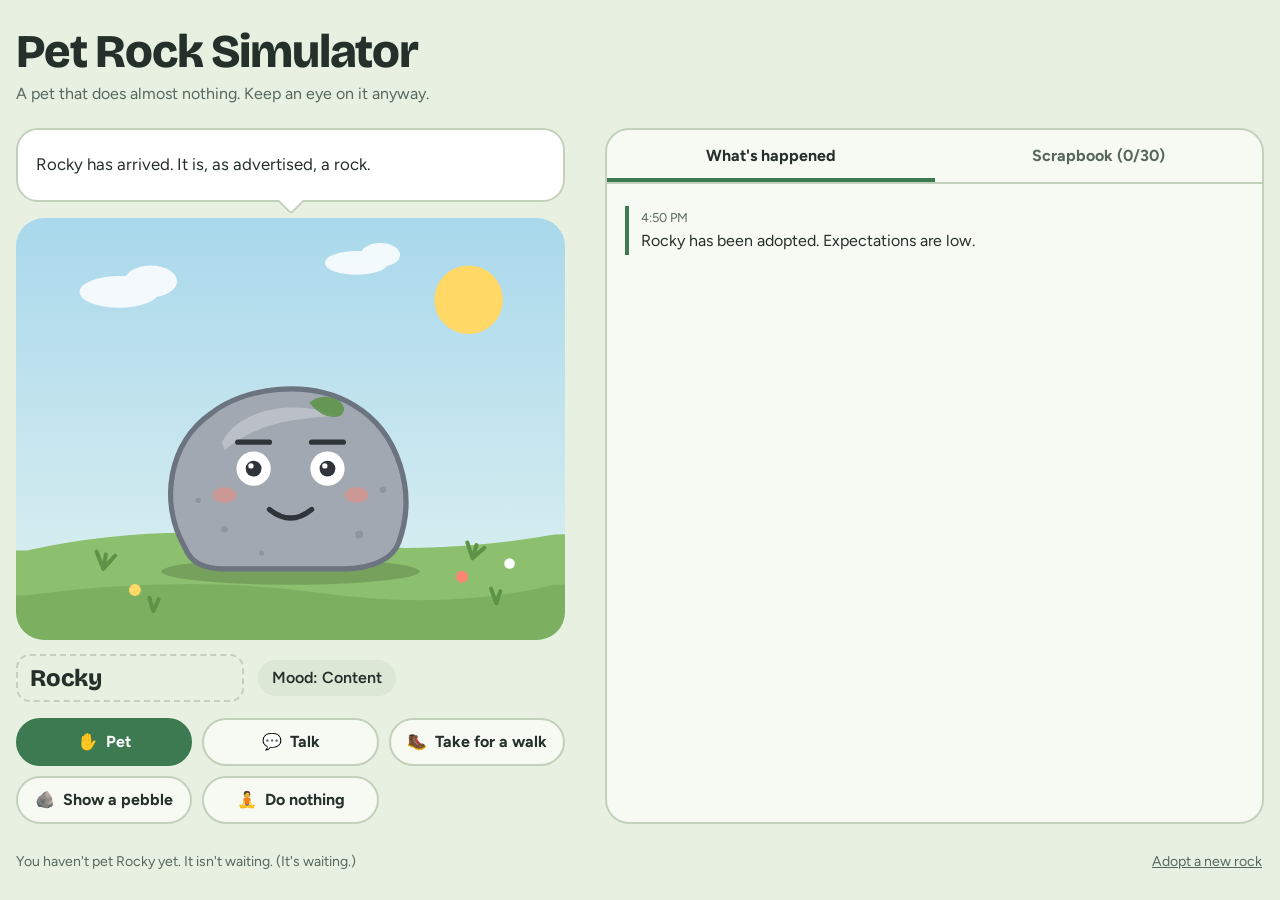
<file: index.html>
<!doctype html>
<html lang="en">
<head>
<meta charset="utf-8">
<meta name="viewport" content="width=device-width, initial-scale=1, viewport-fit=cover">
<title>Pet Rock Simulator</title>
<meta name="description" content="A pet that does almost nothing. Keep an eye on it anyway.">
<meta name="theme-color" content="#E8F0E2" media="(prefers-color-scheme: light)">
<meta name="theme-color" content="#141B17" media="(prefers-color-scheme: dark)">
<link rel="icon" href="favicon.svg" type="image/svg+xml">
<link rel="preconnect" href="https://fonts.googleapis.com">
<link rel="preconnect" href="https://fonts.gstatic.com" crossorigin>
<link href="https://fonts.googleapis.com/css2?family=Bricolage+Grotesque:opsz,wght@12..96,600;12..96,800&family=Figtree:wght@400;600;700&display=swap" rel="stylesheet">
<link rel="stylesheet" href="style.css">
</head>
<body>
<main class="app">
  <header class="head">
    <h1>Pet Rock Simulator</h1>
    <p>A pet that does almost nothing. Keep an eye on it anyway.</p>
  </header>

  <div class="left">
    <div class="bubble" id="bubble" aria-live="polite"></div>

    <div class="scene" id="scene">
      <svg id="rockSvg" viewBox="0 0 400 320" preserveAspectRatio="xMidYMax meet" role="img" aria-label="A grey pet rock with a face, sitting in the grass">
        <defs>
          <clipPath id="clipL"><circle cx="172" cy="190" r="13"/></clipPath>
          <clipPath id="clipR"><circle cx="228" cy="190" r="13"/></clipPath>
        </defs>
        <circle class="sun" id="sun" cx="335" cy="62" r="26"/>
        <g class="cloud">
          <ellipse cx="70" cy="56" rx="30" ry="12"/>
          <ellipse cx="94" cy="48" rx="20" ry="12"/>
          <ellipse cx="250" cy="34" rx="24" ry="9"/>
          <ellipse cx="268" cy="28" rx="15" ry="9"/>
        </g>
        <path class="hill" d="M-800 246 Q-400 258 0 252 Q100 230 200 244 T400 240 Q800 232 1200 248 L1200 900 L-800 900 Z"/>
        <path class="hill2" d="M-800 282 Q-400 292 0 286 Q120 270 220 284 T400 278 Q800 270 1200 286 L1200 900 L-800 900 Z"/>
        <path class="tuft" d="M58 266 l-5 -13 M58 266 l2 -11 M58 266 l9 -10 M338 258 l-4 -12 M338 258 l3 -10 M338 258 l9 -8 M356 292 l-4 -11 M356 292 l3 -9 M96 298 l-3 -10 M96 298 l4 -9"/>
        <circle cx="330" cy="272" r="4.5" fill="var(--coral)"/>
        <circle cx="82" cy="282" r="4.5" fill="var(--sun)"/>
        <circle cx="366" cy="262" r="4" fill="#fff"/>
        <ellipse class="shadow" cx="200" cy="268" rx="98" ry="10"/>
        <g id="rockBody">
          <path class="rock" d="M120 250 C100 215 108 170 140 148 C165 128 215 122 248 142 C282 162 296 208 282 246 C278 258 262 266 240 266 L150 266 C132 266 124 260 120 250 Z"/>
          <path class="facet" d="M148 170 C160 146 200 136 236 150 C206 152 176 154 150 176 Z"/>
          <circle class="speck" cx="150" cy="236" r="2.5"/>
          <circle class="speck" cx="252" cy="240" r="3"/>
          <circle class="speck" cx="130" cy="214" r="2"/>
          <circle class="speck" cx="270" cy="206" r="2.5"/>
          <circle class="speck" cx="178" cy="254" r="2"/>
          <path class="moss" d="M214 140 q10 -8 22 -2 q8 6 2 12 q-12 4 -24 -10 z"/>
          <g id="face">
            <ellipse class="cheek" id="cheekL" cx="150" cy="210" rx="9" ry="6"/>
            <ellipse class="cheek" id="cheekR" cx="250" cy="210" rx="9" ry="6"/>
            <circle cx="172" cy="190" r="13" fill="#fff"/>
            <circle cx="228" cy="190" r="13" fill="#fff"/>
            <g id="pupils">
              <circle cx="172" cy="190" r="6" fill="var(--face)"/>
              <circle cx="228" cy="190" r="6" fill="var(--face)"/>
              <circle cx="170" cy="188" r="2" fill="#fff"/>
              <circle cx="226" cy="188" r="2" fill="#fff"/>
            </g>
            <g clip-path="url(#clipL)"><rect class="lid" id="lidL" x="158" y="176" width="28" height="28"/></g>
            <g clip-path="url(#clipR)"><rect class="lid" id="lidR" x="214" y="176" width="28" height="28"/></g>
            <line id="browL" x1="160" y1="170" x2="184" y2="170" stroke="var(--face)" stroke-width="4" stroke-linecap="round"/>
            <line id="browR" x1="216" y1="170" x2="240" y2="170" stroke="var(--face)" stroke-width="4" stroke-linecap="round"/>
            <path id="mouth" d="M184 221 Q200 234 216 221" fill="none" stroke="var(--face)" stroke-width="4" stroke-linecap="round" stroke-linejoin="round"/>
          </g>
        </g>
      </svg>
      <div class="fx-layer" id="fx" aria-hidden="true"></div>
      <div class="toast" id="toast" role="status"></div>
    </div>

    <div class="placard">
      <input class="name" id="nameInput" maxlength="16" aria-label="Your rock's name (click to rename)" spellcheck="false" autocomplete="off">
      <span class="mood" id="moodChip"></span>
    </div>

    <section class="away" id="away" hidden aria-labelledby="awayTitle">
      <h2 id="awayTitle"></h2>
      <ul id="awayList"></ul>
      <button class="btn small" id="awayClose" type="button">Okay</button>
    </section>

    <div class="actions" role="group" aria-label="Things you can do">
      <button class="btn primary" type="button" data-action="pet"><span aria-hidden="true">✋</span>Pet</button>
      <button class="btn" type="button" data-action="talk"><span aria-hidden="true">💬</span>Talk</button>
      <button class="btn" type="button" data-action="walk"><span aria-hidden="true">🥾</span>Take for a walk</button>
      <button class="btn" type="button" data-action="pebble"><span aria-hidden="true">🪨</span>Show a pebble</button>
      <button class="btn" type="button" data-action="nothing"><span aria-hidden="true">🧘</span>Do nothing</button>
    </div>
  </div>

  <section class="book" aria-label="Rock history">
    <div class="tabs" role="tablist">
      <button class="tab" role="tab" id="tabLog" aria-selected="true" aria-controls="panelLog" type="button">What's happened</button>
      <button class="tab" role="tab" id="tabBook" aria-selected="false" aria-controls="panelBook" tabindex="-1" type="button">Scrapbook</button>
    </div>
    <div class="panel" id="panelLog" role="tabpanel" aria-labelledby="tabLog">
      <ol class="log" id="log"></ol>
    </div>
    <div class="panel" id="panelBook" role="tabpanel" aria-labelledby="tabBook" hidden>
      <p class="book-count" id="bookCount"></p>
      <div class="grid" id="bookGrid"></div>
    </div>
  </section>

  <footer class="foot">
    <p id="stats"></p>
    <button class="linkish" id="resetBtn" type="button">Adopt a new rock</button>
  </footer>
</main>

<script>
(() => {
  'use strict';

  const STORE_KEY = 'petrock:v1';
  const $ = (s) => document.querySelector(s);
  const rand = (a, b) => a + Math.random() * (b - a);
  const pick = (arr) => arr[Math.floor(Math.random() * arr.length)];
  const clamp = (v, a, b) => Math.max(a, Math.min(b, v));
  const prefersReduced = () => window.matchMedia('(prefers-reduced-motion: reduce)').matches;

  /* ---------- Moods: label + face ---------- */
  // bl / br = [vertical shift, rotation] for each brow. look = pupil offset.
  const MOODS = {
    content:     { label: 'Content',                mouth: 'M184 221 Q200 234 216 221',                         lid: 0,   bl: [0, 0],    br: [0, 0],    cheek: .45, look: [0, 0] },
    smug:        { label: 'Smug',                   mouth: 'M180 223 Q204 235 227 212',                         lid: .45, bl: [-5, -4],  br: [2, -8],   cheek: 0,   look: [0, 0] },
    existential: { label: 'Existential',            mouth: 'M184 227 L216 227',                                 lid: .2,  bl: [0, -12],  br: [0, 12],   cheek: 0,   look: [0, -4] },
    gravity:     { label: 'Thinking about gravity', mouth: 'M193 227 Q200 218 207 227 Q200 237 193 227 Z', fill: true, lid: 0, bl: [-3, -4], br: [-3, 4], cheek: 0, look: [0, 5] },
    inadequate:  { label: 'Inadequate',             mouth: 'M182 229 Q191 221 200 227 Q209 221 218 229',        lid: .15, bl: [2, -16],  br: [2, 16],   cheek: 0,   look: [-2, 4] },
    suspicious:  { label: 'Suspicious',             mouth: 'M184 225 L216 222',                                 lid: .5,  bl: [3, 14],   br: [3, -14],  cheek: 0,   look: [6, 0] },
    sleepy:      { label: 'Sleepy',                 mouth: 'M190 225 Q200 229 210 225',                         lid: 1,   bl: [3, 0],    br: [3, 0],    cheek: .25, look: [0, 0] },
    proud:       { label: 'Proud',                  mouth: 'M178 217 Q200 240 222 217',                         lid: 0,   bl: [-5, -4],  br: [-5, 4],   cheek: .8,  look: [0, -2] },
    tolerating:  { label: 'Tolerating this',        mouth: 'M184 227 Q192 222 200 227 T216 227',                lid: .35, bl: [2, 4],    br: [2, -4],   cheek: 0,   look: [0, 0] },
    delighted:   { label: 'Delighted',              mouth: 'M176 214 Q200 248 224 214 Z', fill: true,          lid: 0,   bl: [-6, -5],  br: [-6, 5],   cheek: 1,   look: [0, -2] }
  };

  /* ---------- Moments (the scrapbook) ---------- */
  const EVENTS = [
    // Common
    { id: 'leaf',     tier: 'common',   title: 'Leaf',              mood: 'smug',        fx: 'leaf',      text: `A leaf blew past. {name} pretends not to care.` },
    { id: 'pigeon',   tier: 'common',   title: 'Pigeon',            mood: 'content',     fx: 'bird',      text: `A pigeon landed on {name} for four seconds. Neither of them spoke of it.` },
    { id: 'cloud',    tier: 'common',   title: 'Cloud lookalike',   mood: 'proud',       fx: 'cloud',     text: `A cloud looked a bit like a rock. {name} found this flattering.` },
    { id: 'ant',      tier: 'common',   title: 'Ant hike',          mood: 'content',     fx: 'ant',       text: `An ant walked all the way over {name}. {name} considers it a successful hike for the ant.` },
    { id: 'sun',      tier: 'common',   title: 'Sunshine',          mood: 'content',     fx: 'glow',      text: `The sun came out. {name} feels warm and also slightly seen.` },
    { id: 'breeze',   tier: 'common',   title: 'Breeze',            mood: 'smug',                         text: `A breeze happened. {name} did not move, exactly as planned.` },
    { id: 'dew',      tier: 'common',   title: 'Dew',               mood: 'content',                      text: `Morning dew. {name} is damp and refuses to comment.` },
    { id: 'shadow',   tier: 'common',   title: 'Mystery shadow',    mood: 'suspicious',  fx: 'bird',      text: `A shadow crossed {name}. It was probably just a bird. Probably.` },
    { id: 'stare',    tier: 'common',   title: 'Staring contest',   mood: 'existential',                  text: `{name} stared at nothing for a while. Nothing stared back.` },
    { id: 'far',      tier: 'common',   title: 'Distant pebble',    mood: 'inadequate',                   text: `A pebble rolled by in the distance. {name} compared itself to it.` },
    { id: 'hum',      tier: 'common',   title: 'Humming',           mood: 'content',                      text: `{name} is humming. You can't hear it. Nobody can. It's very committed.` },
    { id: 'gravity',  tier: 'common',   title: 'Gravity thoughts',  mood: 'gravity',                      text: `{name} thought about gravity. Gravity thought about {name}.` },
    { id: 'snail',    tier: 'common',   title: 'Speedy snail',      mood: 'suspicious',  fx: 'snail',     text: `A snail passed by at a pace {name} considers aggressive.` },
    { id: 'sneeze',   tier: 'common',   title: 'Almost sneezed',    mood: 'content',                      text: `{name} almost sneezed. It's a rock. It did not.` },
    // Uncommon
    { id: 'rain',     tier: 'uncommon', title: 'Rain shower',       mood: 'proud',       fx: 'rain',      text: `It rained. {name} is the cleanest it has ever been and would like that noted.` },
    { id: 'child',    tier: 'uncommon', title: 'Big rock',          mood: 'proud',                        text: `A small child pointed at {name} and said "big rock." {name} will remember this forever.` },
    { id: 'dog',      tier: 'uncommon', title: 'Dog inspection',    mood: 'suspicious',  fx: 'dog',       text: `A dog sniffed {name} very thoroughly. {name} stayed calm. Barely.` },
    { id: 'bigger',   tier: 'uncommon', title: 'Bigger rock',       mood: 'inadequate',                   text: `{name} spotted a much larger rock across the path. Ambitions were reconsidered.` },
    { id: 'mountain', tier: 'uncommon', title: 'Mountain',          mood: 'existential',                  text: `{name} looked at a mountain and felt a quiet kinship.` },
    { id: 'butterfly',tier: 'uncommon', title: 'Butterfly',         mood: 'delighted',   fx: 'butterfly', text: `A butterfly landed on {name}. For a moment, {name} was a flower.` },
    { id: 'skipper',  tier: 'uncommon', title: 'Show-off',          mood: 'inadequate',                   text: `Someone nearby skipped a stone across a pond. "Show-off," thought {name}.` },
    { id: 'nap',      tier: 'uncommon', title: 'Nap',               mood: 'sleepy',                       text: `{name} took a nap. It was indistinguishable from not napping.` },
    { id: 'moon',     tier: 'uncommon', title: 'Moonrise',          mood: 'content',     fx: 'moon',      text: `The moon rose. {name} nodded at it, one rock to another.` },
    // Rare
    { id: 'paperweight', tier: 'rare',  title: 'Paperweight',       mood: 'delighted',                    text: `{name} was briefly a paperweight. It held everything together beautifully.` },
    { id: 'tourist',  tier: 'rare',     title: 'Famous rock',       mood: 'proud',                        text: `A tourist mistook {name} for a famous rock and took forty photos. {name} signed no autographs.` },
    { id: 'meteor',   tier: 'rare',     title: 'Shooting star',     mood: 'delighted',   fx: 'meteor',    text: `A meteor streaked overhead. "Cousin," whispered {name}.` },
    { id: 'nearskip', tier: 'rare',     title: 'Almost skipped',    mood: 'delighted',                    text: `Someone nearly skipped {name} across a lake. It's still shaken, and a little thrilled.` },
    { id: 'gold',     tier: 'rare',     title: 'Fool\'s gold',      mood: 'proud',                        text: `For one second, the light made {name} look like solid gold. {name} is not telling anyone.` },
    { id: 'geologist',tier: 'rare',     title: 'Geologist',         mood: 'delighted',                    text: `A geologist looked at {name} for a long time and whispered "interesting." {name} has not recovered.` },
    { id: 'zen',      tier: 'rare',     title: 'The work',          mood: 'delighted',   manual: true,     text: `You and {name} sat in perfect stillness. Scientists would call it nothing. {name} calls it "the work."` }
  ];
  const TIER_LABEL = { common: 'Common', uncommon: 'Uncommon', rare: 'Rare' };

  /* ---------- Action reactions ---------- */
  const SCENERY = ['a sunlit meadow', 'a suspiciously nice parking lot', 'the bottom of a calm creek', 'a windowsill with a good view', 'a hill that is mostly just a bump', 'the cool side of a garden wall', 'a beach with only three grains of sand', 'the space under a couch'];
  const ACTIONS = {
    pet: {
      verb: 'You pet {name}.', stat: 'pets', anim: 'squish',
      lines: [
        { t: `{name} accepts the pets with dignity.`, m: 'content' },
        { t: `Pet detected. {name} remains rock-shaped.`, m: 'content' },
        { t: `{name} feels something. It might be moss.`, m: 'content' },
        { t: `Scientists have confirmed that {name} enjoyed that. Scientists were not consulted.`, m: 'proud' },
        { t: `{name} allows it, as is its right.`, when: ['smug'] },
        { t: `Touch is a construct. {name} is still glad you did it.`, when: ['existential'], m: 'content' },
        { t: `{name} felt seen. Mostly as a rock, but still.`, when: ['inadequate'], m: 'content' },
        { t: `{name} is tracking your hand with narrowed eyes.`, when: ['suspicious'] },
        { t: `{name} did not wake up. It's fine. It's a rock.`, when: ['sleepy'] }
      ]
    },
    talk: {
      verb: 'You talked to {name}.', stat: 'talks', anim: 'pop',
      lines: [
        { t: `You told {name} about your day. It listened with its entire body.`, m: 'content' },
        { t: `You said "good rock." {name} is processing this at geological speed.`, m: 'proud' },
        { t: `You whispered a secret. {name} will keep it forever. It's a rock. That's the whole job.`, m: 'content' },
        { t: `You asked {name} for advice. It said nothing, which was weirdly the best advice.`, m: 'existential' },
        { t: `You complained about Mondays. {name} has seen millions of years and has no strong feelings about Mondays.`, m: 'smug' },
        { t: `You said it's a great rock. {name} wants to believe you.`, when: ['inadequate'], m: 'content' },
        { t: `You talked. {name} is asleep, but it feels like it heard. Probably not.`, when: ['sleepy'] },
        { t: `{name} listened with narrowed eyes. Who sent you?`, when: ['suspicious'] }
      ]
    },
    walk: {
      verb: 'You took {name} for a walk.', stat: 'walks', anim: 'wobble',
      lines: [
        { t: () => `You describe ${pick(SCENERY)}. {name} doesn't move an inch and loves every second.`, m: 'content' },
        { t: () => `Out for a walk, in theory. Destination: ${pick(SCENERY)}. {name} approves of the vibes.`, m: 'proud' },
        { t: () => `You described ${pick(SCENERY)} in great detail. {name} went along in spirit.`, m: 'content' },
        { t: () => `You walked, {name} stayed. You both went to ${pick(SCENERY)} in your own way.`, m: 'smug' }
      ]
    },
    pebble: {
      verb: 'You showed {name} a pebble.', stat: 'pebbles', anim: 'pop',
      lines: [
        { t: `A smaller pebble! {name} has never felt taller.`, m: 'proud' },
        { t: `The pebble was rounder. {name} took this as a personal attack.`, m: 'inadequate' },
        { t: `{name} and the pebble sat together in silence. It was perfect.`, m: 'content' },
        { t: `{name} sized up the pebble. Verdict: acceptable friend.`, m: 'smug' },
        { t: `{name} looked at the pebble for a long time. They both understood.`, when: ['inadequate'], m: 'content' }
      ]
    },
    nothing: {
      verb: 'You did nothing.', stat: 'nothing', anim: null,
      lines: [
        { t: `{name} did nothing back. Great teamwork.`, m: 'content' },
        { t: `You sat there. {name} sat there. It was easy for one of you.`, m: 'smug' },
        { t: `Doing nothing together. {name} has been waiting for someone who gets it.`, m: 'proud' },
        { t: `Stillness. {name} finds it deeply relatable.`, when: ['existential'] },
        { t: `You both rested. {name} is better at it, but you're doing great.`, when: ['sleepy'] }
      ]
    }
  };

  const AWAY_LINES = [
    `{name} stayed exactly where it was. It's very proud of this.`,
    `{name} held its position. It's been a long shift.`,
    `Nothing moved. {name} calls that a win.`,
    `{name} watched the world go by without lifting a pebble.`
  ];

  /* ---------- State ---------- */
  const defaults = () => ({
    name: 'Rocky', mood: 'content', found: {}, log: [], lastSeen: null, born: null,
    stats: { pets: 0, talks: 0, walks: 0, pebbles: 0, nothing: 0 }
  });
  let state = defaults();
  let moodSince = Date.now();
  let lastInteract = Date.now();
  let lastEventId = null;
  let petTimes = [];
  let nothingStreak = 0;
  let blinking = false;
  const look = { x: 0, y: 0 };

  function load() {
    try {
      const raw = localStorage.getItem(STORE_KEY);
      if (raw) {
        const s = Object.assign(defaults(), JSON.parse(raw));
        s.stats = Object.assign(defaults().stats, s.stats || {});
        if (!Array.isArray(s.log)) s.log = [];
        if (!s.found || typeof s.found !== 'object') s.found = {};
        if (typeof s.name !== 'string') s.name = 'Rocky';
        return s;
      }
    } catch (e) { /* storage unavailable or corrupt: start fresh */ }
    return defaults();
  }
  function save() {
    try { localStorage.setItem(STORE_KEY, JSON.stringify(state)); } catch (e) { /* ignore */ }
  }

  const nm = () => (state.name || '').trim() || 'Rocky';
  const fill = (s) => s.split('{name}').join(nm());

  /* ---------- Elements ---------- */
  const el = {
    bubble: $('#bubble'), toast: $('#toast'), fx: $('#fx'), svg: $('#rockSvg'), body: $('#rockBody'),
    mouth: $('#mouth'), browL: $('#browL'), browR: $('#browR'), lidL: $('#lidL'), lidR: $('#lidR'),
    cheekL: $('#cheekL'), cheekR: $('#cheekR'), pupils: $('#pupils'), sun: $('#sun'),
    nameInput: $('#nameInput'), moodChip: $('#moodChip'),
    away: $('#away'), awayTitle: $('#awayTitle'), awayList: $('#awayList'), awayClose: $('#awayClose'),
    log: $('#log'), bookGrid: $('#bookGrid'), bookCount: $('#bookCount'),
    tabLog: $('#tabLog'), tabBook: $('#tabBook'), panelLog: $('#panelLog'), panelBook: $('#panelBook'),
    stats: $('#stats'), reset: $('#resetBtn')
  };

  /* ---------- Face ---------- */
  function setBrow(node, [dy, rot], cx) {
    node.setAttribute('transform', `translate(0 ${dy}) rotate(${rot} ${cx} 170)`);
  }
  function applyLids() {
    const f = MOODS[state.mood] || MOODS.content;
    const s = blinking ? 1 : f.lid;
    el.lidL.style.transform = el.lidR.style.transform = `scaleY(${s})`;
  }
  function updatePupils() {
    const f = MOODS[state.mood] || MOODS.content;
    const x = clamp(look.x * 5 + f.look[0], -6, 6);
    const y = clamp(look.y * 5 + f.look[1], -6, 6);
    el.pupils.style.transform = `translate(${x}px, ${y}px)`;
  }
  function applyFace() {
    const f = MOODS[state.mood] || MOODS.content;
    el.mouth.setAttribute('d', f.mouth);
    el.mouth.setAttribute('fill', f.fill ? 'var(--face)' : 'none');
    setBrow(el.browL, f.bl, 172);
    setBrow(el.browR, f.br, 228);
    el.cheekL.style.opacity = el.cheekR.style.opacity = f.cheek;
    applyLids();
    updatePupils();
    el.moodChip.textContent = 'Mood: ' + f.label;
  }
  function setMood(m, { silent = false } = {}) {
    if (!MOODS[m]) m = 'content';
    const changed = state.mood !== m;
    state.mood = m;
    moodSince = Date.now();
    applyFace();
    if (changed && !silent) anim('pop');
  }
  function anim(cls) {
    if (!cls || prefersReduced()) return;
    el.body.classList.remove('squish', 'hop', 'pop', 'wobble');
    void el.body.getBoundingClientRect();
    el.body.classList.add(cls);
  }
  el.body.addEventListener('animationend', () => el.body.classList.remove('squish', 'hop', 'pop', 'wobble'));

  window.addEventListener('pointermove', (e) => {
    if (look.raf) return;
    look.raf = requestAnimationFrame(() => {
      look.raf = 0;
      const r = el.svg.getBoundingClientRect();
      look.x = clamp((e.clientX - (r.left + r.width * .5)) / 250, -1, 1);
      look.y = clamp((e.clientY - (r.top + r.height * .6)) / 250, -1, 1);
      updatePupils();
    });
  });
  (function blinkLoop() {
    setTimeout(() => {
      const f = MOODS[state.mood] || MOODS.content;
      if (!document.hidden && f.lid < .9) {
        blinking = true; applyLids();
        setTimeout(() => { blinking = false; applyLids(); }, 140);
      }
      blinkLoop();
    }, rand(2500, 6500));
  })();

  /* ---------- Speech, toast ---------- */
  function say(text) {
    el.bubble.textContent = text;
    if (!prefersReduced()) {
      el.bubble.animate([{ opacity: .2, transform: 'translateY(4px)' }, { opacity: 1, transform: 'none' }], { duration: 220 });
    }
  }
  let toastTimer;
  function toast(msg) {
    el.toast.textContent = msg;
    el.toast.classList.add('show');
    clearTimeout(toastTimer);
    toastTimer = setTimeout(() => el.toast.classList.remove('show'), 3400);
  }

  /* ---------- Ambient effects ---------- */
  function mk(emoji, css = {}) {
    const s = document.createElement('span');
    s.className = 'fx';
    s.textContent = emoji;
    Object.assign(s.style, css);
    el.fx.appendChild(s);
    return s;
  }
  function fly(emoji, { top = 50, dur = 6000, dir = 1, bob = 14, rot = 0, size } = {}) {
    const s = mk(emoji, { top: top + '%' });
    if (size) s.style.fontSize = size;
    const a = s.animate([
      { left: dir > 0 ? '-12%' : '112%', transform: 'translateY(0) rotate(0deg)' },
      { left: '50%', transform: `translateY(${-bob}px) rotate(${rot}deg)`, offset: .5 },
      { left: dir > 0 ? '112%' : '-12%', transform: `translateY(0) rotate(${rot * 2}deg)` }
    ], { duration: dur, easing: 'linear' });
    a.onfinish = () => s.remove();
  }
  const FX = {
    leaf: () => fly('🍃', { top: 52, dur: 6500, bob: 40, rot: 140 }),
    bird: () => fly('🐦', { top: 16, dur: 4200, dir: -1, bob: 10 }),
    cloud: () => fly('☁️', { top: 6, dur: 11000, bob: 0, size: '38px' }),
    ant: () => fly('🐜', { top: 85, dur: 7000, bob: 0, size: '16px' }),
    snail: () => fly('🐌', { top: 84, dur: 12000, bob: 0, size: '20px' }),
    dog: () => fly('🐕', { top: 78, dur: 3200, dir: -1, bob: 6 }),
    glow: () => {
      el.sun.animate([{ transform: 'scale(1)' }, { transform: 'scale(1.4)' }, { transform: 'scale(1)' }], { duration: 2600, easing: 'ease-in-out' });
    },
    rain: () => {
      for (let i = 0; i < 24; i++) {
        const s = mk('💧', { left: rand(8, 92) + '%', top: '-8%', fontSize: '16px' });
        const a = s.animate([
          { top: '-8%', opacity: 0 }, { opacity: .9, offset: .15 }, { top: '88%', opacity: .9 }
        ], { duration: 1100, delay: i * 100, easing: 'ease-in', fill: 'backwards' });
        a.onfinish = () => s.remove();
      }
    },
    sparkle: () => {
      for (let i = 0; i < 7; i++) {
        const s = mk('✨', { left: rand(28, 70) + '%', top: rand(26, 62) + '%' });
        const a = s.animate([
          { opacity: 0, transform: 'scale(.4) translateY(6px)' },
          { opacity: 1, transform: 'scale(1.15) translateY(0)', offset: .4 },
          { opacity: 0, transform: 'scale(.6) translateY(-14px)' }
        ], { duration: 1500, delay: i * 140, fill: 'backwards' });
        a.onfinish = () => s.remove();
      }
    },
    butterfly: () => {
      const s = mk('🦋');
      const a = s.animate([
        { left: '-8%', top: '30%' },
        { left: '30%', top: '16%', offset: .3 },
        { left: '46%', top: '33%', offset: .5 },
        { left: '48%', top: '34%', offset: .75 },
        { left: '112%', top: '10%' }
      ], { duration: 7000, easing: 'ease-in-out' });
      a.onfinish = () => s.remove();
    },
    moon: () => {
      const s = mk('🌙', { left: '10%', top: '10%', fontSize: '30px' });
      const a = s.animate([
        { opacity: 0, transform: 'translateY(24px)' },
        { opacity: 1, transform: 'translateY(0)', offset: .3 },
        { opacity: 1, transform: 'translateY(0)', offset: .75 },
        { opacity: 0, transform: 'translateY(-8px)' }
      ], { duration: 5000 });
      a.onfinish = () => s.remove();
    },
    meteor: () => {
      const s = mk('☄️', { fontSize: '30px' });
      const a = s.animate([
        { left: '92%', top: '-8%', opacity: 0 },
        { opacity: 1, offset: .15 },
        { left: '8%', top: '40%', opacity: 0 }
      ], { duration: 1800, easing: 'ease-in' });
      a.onfinish = () => s.remove();
    }
  };
  function fx(name) {
    if (!name || prefersReduced() || !FX[name]) return;
    FX[name]();
  }

  /* ---------- Log ---------- */
  function addLog(entry) {
    state.log.push(entry);
    state.log.sort((a, b) => b.t - a.t);
    if (state.log.length > 60) state.log.length = 60;
  }
  function fmtTime(t) {
    const d = new Date(t);
    const time = d.toLocaleTimeString([], { hour: 'numeric', minute: '2-digit' });
    return d.toDateString() === new Date().toDateString()
      ? time
      : d.toLocaleDateString([], { month: 'short', day: 'numeric' }) + ', ' + time;
  }
  function tag(text, cls) {
    const s = document.createElement('span');
    s.className = 'tag' + (cls ? ' ' + cls : '');
    s.textContent = text;
    return s;
  }
  function renderLog() {
    el.log.textContent = '';
    if (!state.log.length) {
      const p = document.createElement('p');
      p.className = 'empty';
      p.textContent = 'Nothing has happened yet. That is the rock\'s specialty.';
      el.log.append(p);
      return;
    }
    state.log.slice(0, 40).forEach((e) => {
      const li = document.createElement('li');
      li.className = 'entry tier-' + (e.tier || 'common');
      const meta = document.createElement('div');
      meta.className = 'meta';
      const time = document.createElement('span');
      time.textContent = fmtTime(e.t);
      meta.append(time);
      if (e.tier === 'rare') meta.append(tag('Rare moment', 'rare'));
      if (e.kind === 'away') meta.append(tag('While you were away'));
      if (e.isNew) meta.append(tag('New in scrapbook'));
      const p = document.createElement('p');
      if (e.lead) {
        const strong = document.createElement('strong');
        strong.textContent = e.lead + ' ';
        p.append(strong);
      }
      p.append(document.createTextNode(e.text));
      li.append(meta, p);
      el.log.append(li);
    });
  }
  function renderBook() {
    const total = EVENTS.length;
    const found = EVENTS.filter((e) => state.found[e.id]).length;
    el.tabBook.textContent = `Scrapbook (${found}/${total})`;
    el.bookCount.textContent = `${found} of ${total} moments found. Keep poking, or just wait.`;
    el.bookGrid.textContent = '';
    EVENTS.forEach((ev) => {
      const n = state.found[ev.id] || 0;
      const card = document.createElement('div');
      card.className = 'moment tier-' + ev.tier + (n ? '' : ' locked');
      const h = document.createElement('h3');
      h.textContent = n ? ev.title : '???';
      const p = document.createElement('p');
      p.textContent = n ? fill(ev.text) : (ev.tier === 'rare' ? 'A rare moment is out there somewhere.' : 'Not seen yet.');
      const r = document.createElement('div');
      r.className = 'rarity';
      r.textContent = TIER_LABEL[ev.tier] + (n > 1 ? ` · seen ${n} times` : '');
      card.append(h, p, r);
      el.bookGrid.append(card);
    });
  }
  function renderStats() {
    const n = state.stats.pets;
    el.stats.textContent = n === 0
      ? `You haven't pet ${nm()} yet. It isn't waiting. (It's waiting.)`
      : `You've pet ${nm()} ${n} time${n === 1 ? '' : 's'}. It has noted ${n === 1 ? 'it' : 'every one'}.`;
  }
  function renderAll() { renderLog(); renderBook(); renderStats(); }

  /* ---------- Events ---------- */
  function weightedPick(pool) {
    const ws = pool.map((e) => (e.id === lastEventId ? 0 : state.found[e.id] ? 1 : 3));
    const total = ws.reduce((a, b) => a + b, 0);
    if (!total) return pick(pool);
    let r = Math.random() * total;
    for (let i = 0; i < pool.length; i++) { r -= ws[i]; if (r <= 0) return pool[i]; }
    return pool[pool.length - 1];
  }
  function rollTier(allowRare = true) {
    const r = Math.random();
    if (allowRare && r < .08) return 'rare';
    return r < .35 ? 'uncommon' : 'common';
  }
  function triggerEvent(ev, { away = false, t = Date.now() } = {}) {
    const text = fill(ev.text);
    const firstTime = !state.found[ev.id];
    state.found[ev.id] = (state.found[ev.id] || 0) + 1;
    if (ev.mood) setMood(ev.mood, { silent: away });
    lastEventId = ev.id;
    addLog({ kind: away ? 'away' : 'event', tier: ev.tier, t, text, isNew: firstTime });
    if (!away) {
      say(text);
      fx(ev.fx);
      if (ev.tier === 'rare') {
        anim('hop');
        if (ev.fx !== 'sparkle') setTimeout(() => fx('sparkle'), 250);
        toast(firstTime ? `Rare moment! New in the scrapbook: ${ev.title}` : 'Rare moment!');
      } else if (firstTime) {
        toast(`New in the scrapbook: ${ev.title}`);
      }
    }
    save();
    renderLog(); renderBook();
    return text;
  }
  function fireRandomEvent() {
    const tier = rollTier();
    const pool = EVENTS.filter((e) => e.tier === tier && !e.manual);
    triggerEvent(weightedPick(pool));
  }
  let evTimer;
  function scheduleEvent(first = false) {
    clearTimeout(evTimer);
    evTimer = setTimeout(() => {
      if (!document.hidden) fireRandomEvent();
      scheduleEvent();
    }, first ? 6000 : rand(9000, 18000));
  }

  /* ---------- Actions ---------- */
  function pickLine(kind) {
    const lines = ACTIONS[kind].lines;
    const specific = lines.filter((l) => l.when && l.when.includes(state.mood));
    const general = lines.filter((l) => !l.when);
    const pool = specific.length && Math.random() < .6 ? specific : general;
    return pick(pool);
  }
  function doAction(kind) {
    const a = ACTIONS[kind];
    const now = Date.now();
    lastInteract = now;
    state.stats[a.stat]++;
    if (kind !== 'nothing') nothingStreak = 0;

    if (kind === 'nothing') {
      nothingStreak++;
      if (nothingStreak >= 5) {
        nothingStreak = 0;
        addLog({ kind: 'action', tier: 'action', t: now, lead: fill(a.verb), text: 'Again. And again.' });
        triggerEvent(EVENTS.find((e) => e.id === 'zen'));
        renderStats();
        return;
      }
    }

    let line;
    if (kind === 'pet') {
      petTimes = petTimes.filter((x) => now - x < 8000);
      petTimes.push(now);
      if (petTimes.length >= 6) {
        line = { t: `Okay. {name} has been pet enough. It isn't saying anything, but it is thinking it.`, m: 'tolerating' };
        petTimes = [];
      }
    }
    line = line || pickLine(kind);
    const text = fill(typeof line.t === 'function' ? line.t() : line.t);
    if (line.m) setMood(line.m, { silent: true });
    anim(a.anim);
    say(text);
    addLog({ kind: 'action', tier: 'action', t: now, lead: fill(a.verb), text });
    state.lastSeen = now;
    save();
    renderLog(); renderStats();
  }
  document.querySelectorAll('[data-action]').forEach((b) => {
    b.addEventListener('click', () => doAction(b.dataset.action));
  });
  el.body.addEventListener('click', () => doAction('pet'));

  /* ---------- Welcome back ---------- */
  function formatDur(ms) {
    const m = Math.round(ms / 60000);
    if (m < 60) return `${m} minute${m === 1 ? '' : 's'}`;
    const h = Math.round(ms / 3600000);
    if (h < 48) return `${h} hour${h === 1 ? '' : 's'}`;
    return `${Math.round(ms / 86400000)} days`;
  }
  function checkAway() {
    const now = Date.now();
    const last = state.lastSeen;
    state.lastSeen = now;
    if (!last) return false;
    const gap = now - last;
    if (gap < 60000) return false;

    const items = [fill(pick(AWAY_LINES))];
    addLog({ kind: 'away', tier: 'common', t: last + 1000, text: items[0] });
    const n = gap < 10 * 60000 ? 0 : gap < 3600000 ? 1 : gap < 6 * 3600000 ? 2 : 3;
    if (gap >= 10 * 60000) setMood('content', { silent: true });
    const used = new Set();
    for (let i = 0; i < n; i++) {
      const tier = rollTier(gap >= 3600000);
      const pool = EVENTS.filter((e) => e.tier === tier && !e.manual && !used.has(e.id));
      if (!pool.length) continue;
      const ev = weightedPick(pool);
      used.add(ev.id);
      items.push(triggerEvent(ev, { away: true, t: last + (gap * (i + 1)) / (n + 1) }));
    }
    el.awayTitle.textContent = `While you were gone (${formatDur(gap)})`;
    el.awayList.textContent = '';
    items.forEach((txt) => {
      const li = document.createElement('li');
      li.textContent = txt;
      el.awayList.append(li);
    });
    el.away.hidden = false;
    say(fill(`{name} is exactly where you left it.`));
    save();
    renderAll();
    return true;
  }
  el.awayClose.addEventListener('click', () => { el.away.hidden = true; });

  /* ---------- Name, tabs, reset ---------- */
  el.nameInput.addEventListener('input', () => {
    state.name = el.nameInput.value.slice(0, 16);
    save();
  });
  el.nameInput.addEventListener('blur', () => {
    if (!state.name.trim()) { state.name = 'Rocky'; el.nameInput.value = 'Rocky'; save(); }
    renderAll();
  });
  el.nameInput.addEventListener('keydown', (e) => { if (e.key === 'Enter') el.nameInput.blur(); });

  function selectTab(which) {
    const isLog = which === 'log';
    el.tabLog.setAttribute('aria-selected', String(isLog));
    el.tabBook.setAttribute('aria-selected', String(!isLog));
    el.tabLog.tabIndex = isLog ? 0 : -1;
    el.tabBook.tabIndex = isLog ? -1 : 0;
    el.panelLog.hidden = !isLog;
    el.panelBook.hidden = isLog;
  }
  el.tabLog.addEventListener('click', () => selectTab('log'));
  el.tabBook.addEventListener('click', () => selectTab('book'));
  [el.tabLog, el.tabBook].forEach((t) => t.addEventListener('keydown', (e) => {
    if (e.key === 'ArrowRight' || e.key === 'ArrowLeft') {
      const toBook = el.tabLog.getAttribute('aria-selected') === 'true';
      selectTab(toBook ? 'book' : 'log');
      (toBook ? el.tabBook : el.tabLog).focus();
    }
  }));

  let resetArmed = false;
  el.reset.addEventListener('click', () => {
    if (!resetArmed) {
      resetArmed = true;
      el.reset.textContent = 'Really? Click again to start over';
      setTimeout(() => { resetArmed = false; el.reset.textContent = 'Adopt a new rock'; }, 4000);
      return;
    }
    resetArmed = false;
    el.reset.textContent = 'Adopt a new rock';
    try { localStorage.removeItem(STORE_KEY); } catch (e) { /* ignore */ }
    boot();
  });

  /* ---------- Idle drift ---------- */
  setInterval(() => {
    if (document.hidden) return;
    const now = Date.now();
    if (['delighted', 'tolerating', 'inadequate'].includes(state.mood) && now - moodSince > 25000) {
      setMood('content');
    } else if (now - lastInteract > 80000 && now - moodSince > 40000 && !['sleepy', 'existential'].includes(state.mood)) {
      const m = pick(['sleepy', 'existential']);
      const txt = fill(m === 'sleepy'
        ? `{name} has dozed off. It looks the same, but more peaceful.`
        : `{name} has been left alone with its thoughts.`);
      setMood(m);
      say(txt);
      addLog({ kind: 'idle', tier: 'common', t: now, text: txt });
      renderLog();
    }
    state.lastSeen = now;
    save();
  }, 5000);

  document.addEventListener('visibilitychange', () => {
    if (document.hidden) {
      state.lastSeen = Date.now();
      save();
    } else {
      checkAway();
    }
  });
  window.addEventListener('pagehide', () => { state.lastSeen = Date.now(); save(); });

  /* ---------- Boot ---------- */
  function boot() {
    state = load();
    if (!MOODS[state.mood]) state.mood = 'content';
    moodSince = Date.now();
    lastInteract = Date.now();
    lastEventId = null;
    petTimes = [];
    nothingStreak = 0;
    el.away.hidden = true;
    el.nameInput.value = state.name;
    applyFace();

    if (!state.born) {
      state.born = Date.now();
      state.lastSeen = state.born;
      addLog({ kind: 'system', tier: 'action', t: state.born, text: fill(`{name} has been adopted. Expectations are low.`) });
      say(fill(`{name} has arrived. It is, as advertised, a rock.`));
      save();
      renderAll();
    } else {
      renderAll();
      if (!checkAway()) say(fill(`{name} is exactly where you left it.`));
    }
    scheduleEvent(true);
  }
  boot();
})();
</script>
</body>
</html>
</file>
<file: style.css>
:root {
  color-scheme: light;
  --page: #E8F0E2;
  --card: #F6FAF2;
  --chip: #DCE7D5;
  --ink: #25302A;
  --ink-soft: #58675C;
  --line: #C3D1BC;
  --sky-top: #A9D8EC;
  --sky-bottom: #E0F2F1;
  --cloud: #FFFFFF;
  --sun: #FFD866;
  --grass: #8DC06E;
  --grass-dark: #5C9347;
  --rock: #A2A8B1;
  --rock-dark: #6C7480;
  --rock-light: #C9CED5;
  --face: #2F343B;
  --coral: #FF8574;
  --accent: #3D7A52;
  --accent-ink: #FFFFFF;
  --focus: #1D6FE0;
  --bubble: #FFFFFF;
  --tier-common: #A6B2A0;
  --tier-uncommon: #4F9D6B;
  --tier-rare: #E8A91E;
  --rare-wash: #FFF3CF;
  box-sizing: border-box;
  padding-top: env(safe-area-inset-top, 0px);
  padding-bottom: env(safe-area-inset-bottom, 0px);
}
@media (prefers-color-scheme: dark) {
  :root:not([data-theme="light"]) {
    color-scheme: dark;
    --page: #141B17;
    --card: #1C2620;
    --chip: #2A382F;
    --ink: #E7F0E6;
    --ink-soft: #A5B5A8;
    --line: #34443A;
    --sky-top: #16243A;
    --sky-bottom: #2F4D69;
    --cloud: #9FB3C8;
    --sun: #EDEBC8;
    --grass: #3E6B3A;
    --grass-dark: #2C4F2E;
    --rock: #8A919B;
    --rock-dark: #5C636E;
    --rock-light: #AAB1BA;
    --face: #1F2329;
    --coral: #F08474;
    --accent: #6FBF8B;
    --accent-ink: #10241A;
    --focus: #7FB2FF;
    --bubble: #243029;
    --tier-common: #5B6E5F;
    --tier-uncommon: #5FB07C;
    --tier-rare: #F2B93B;
    --rare-wash: #3A3217;
  }
}
:root[data-theme="dark"] {
  color-scheme: dark;
  --page: #141B17;
  --card: #1C2620;
  --chip: #2A382F;
  --ink: #E7F0E6;
  --ink-soft: #A5B5A8;
  --line: #34443A;
  --sky-top: #16243A;
  --sky-bottom: #2F4D69;
  --cloud: #9FB3C8;
  --sun: #EDEBC8;
  --grass: #3E6B3A;
  --grass-dark: #2C4F2E;
  --rock: #8A919B;
  --rock-dark: #5C636E;
  --rock-light: #AAB1BA;
  --face: #1F2329;
  --coral: #F08474;
  --accent: #6FBF8B;
  --accent-ink: #10241A;
  --focus: #7FB2FF;
  --bubble: #243029;
  --tier-common: #5B6E5F;
  --tier-uncommon: #5FB07C;
  --tier-rare: #F2B93B;
  --rare-wash: #3A3217;
}
html { scroll-padding-top: env(safe-area-inset-top, 0px); }
*, *::before, *::after { box-sizing: border-box; }
body {
  margin: 0;
  background: var(--page);
  color: var(--ink);
  font-family: 'Figtree', system-ui, -apple-system, 'Segoe UI', Roboto, sans-serif;
  line-height: 1.5;
}
button, input { font: inherit; color: inherit; }
:focus-visible { outline: 3px solid var(--focus); outline-offset: 2px; }

.app {
  max-width: 1280px;
  margin: 0 auto;
  padding: 20px 16px 36px;
  display: grid;
  grid-template-columns: minmax(0, 1fr);
  gap: 20px;
}
.head h1 {
  margin: 0;
  font-family: 'Bricolage Grotesque', 'Figtree', system-ui, sans-serif;
  font-weight: 800;
  font-size: clamp(2rem, 6.5vw, 3.3rem);
  letter-spacing: -0.025em;
  line-height: 1.05;
}
.head p { margin: 6px 0 0; color: var(--ink-soft); }

/* Speech bubble */
.bubble {
  position: relative;
  background: var(--bubble);
  border: 2px solid var(--line);
  border-radius: 22px;
  padding: 14px 18px;
  min-height: 5.6em;
  display: flex;
  align-items: center;
  font-size: 1.05rem;
  margin-bottom: 16px;
}
.bubble::after {
  content: '';
  position: absolute;
  left: 50%;
  bottom: -11px;
  width: 18px;
  height: 18px;
  background: var(--bubble);
  border-right: 2px solid var(--line);
  border-bottom: 2px solid var(--line);
  transform: translateX(-50%) rotate(45deg);
  border-bottom-right-radius: 4px;
}

/* Scene */
.left { container-type: inline-size; }
.scene {
  position: relative;
  /* 5:4 on wide-enough columns, but never taller than ~half the screen */
  height: clamp(200px, min(80cqi, 48svh), 560px);
  border-radius: 28px;
  overflow: hidden;
  background: linear-gradient(var(--sky-top), var(--sky-bottom));
}
.scene svg { width: 100%; height: 100%; display: block; overflow: visible; }
.sun { fill: var(--sun); transform-box: fill-box; transform-origin: center; }
.cloud { fill: var(--cloud); opacity: .85; }
.hill { fill: var(--grass); }
.hill2 { fill: var(--grass-dark); opacity: .35; }
.tuft { stroke: var(--grass-dark); stroke-width: 3; stroke-linecap: round; fill: none; }
.shadow { fill: #000; opacity: .16; }
.rock { fill: var(--rock); stroke: var(--rock-dark); stroke-width: 4; stroke-linejoin: round; }
.facet { fill: var(--rock-light); opacity: .65; }
.speck { fill: var(--rock-dark); opacity: .35; }
.moss { fill: var(--grass-dark); opacity: .85; }
.lid { fill: var(--rock); transform-box: fill-box; transform-origin: 50% 0; transform: scaleY(0); transition: transform .22s ease; }
#pupils { transition: transform .15s ease-out; }
.cheek { fill: var(--coral); transition: opacity .3s; opacity: .45; }
#rockBody { transform-box: fill-box; transform-origin: 50% 100%; cursor: pointer; }
#rockBody.squish { animation: squish .45s ease-out; }
#rockBody.hop { animation: hop .75s ease-out; }
#rockBody.pop { animation: pop .3s ease-out; }
#rockBody.wobble { animation: wobble .7s ease-in-out; }
@keyframes squish { 0% { transform: scale(1,1); } 30% { transform: scale(1.08,.88); } 65% { transform: scale(.98,1.03); } 100% { transform: scale(1,1); } }
@keyframes hop { 0% { transform: translateY(0) scale(1,1); } 18% { transform: translateY(0) scale(1.09,.87); } 45% { transform: translateY(-30px) scale(.96,1.07); } 72% { transform: translateY(0) scale(1.07,.9); } 100% { transform: translateY(0) scale(1,1); } }
@keyframes pop { 0% { transform: scale(1); } 40% { transform: scale(1.035); } 100% { transform: scale(1); } }
@keyframes wobble { 0% { transform: rotate(0); } 20% { transform: rotate(-4deg); } 50% { transform: rotate(4deg); } 80% { transform: rotate(-2deg); } 100% { transform: rotate(0); } }

.fx-layer { position: absolute; inset: 0; pointer-events: none; overflow: hidden; }
.fx { position: absolute; left: -20%; line-height: 1; font-size: clamp(18px, 5vw, 28px); will-change: transform, left, top; }

.toast {
  position: absolute;
  left: 50%;
  bottom: 12px;
  transform: translateX(-50%) translateY(6px);
  max-width: calc(100% - 24px);
  background: var(--ink);
  color: var(--page);
  padding: 6px 14px;
  border-radius: 999px;
  font-size: .9rem;
  font-weight: 600;
  text-align: center;
  opacity: 0;
  pointer-events: none;
  transition: opacity .25s, transform .25s;
}
.toast.show { opacity: 1; transform: translateX(-50%) translateY(0); }

/* Name and mood */
.placard { display: flex; flex-wrap: wrap; align-items: center; gap: 10px 14px; margin-top: 14px; }
.name {
  width: 9.5em;
  max-width: 100%;
  font-family: 'Bricolage Grotesque', 'Figtree', system-ui, sans-serif;
  font-weight: 800;
  font-size: 1.5rem;
  letter-spacing: -0.01em;
  background: transparent;
  border: 2px dashed var(--line);
  border-radius: 14px;
  padding: 4px 12px;
}
.name:hover { border-color: var(--ink-soft); }
.name:focus { border-style: solid; border-color: var(--accent); outline-offset: 3px; }
.mood { background: var(--chip); padding: 6px 14px; border-radius: 999px; font-weight: 600; }

/* Away banner */
.away { background: var(--rare-wash); border: 2px solid var(--tier-rare); border-radius: 20px; padding: 14px 18px; margin-top: 16px; }
.away h2 { margin: 0 0 6px; font-size: 1.05rem; font-family: 'Bricolage Grotesque', 'Figtree', system-ui, sans-serif; }
.away ul { margin: 0 0 12px; padding-left: 1.2em; }
.away li { margin: 4px 0; }
.away[hidden] { display: none; }

/* Buttons */
.actions { display: grid; grid-template-columns: repeat(auto-fit, minmax(140px, 1fr)); gap: 10px; margin-top: 16px; }
.btn {
  min-height: 48px;
  padding: 0 16px;
  border-radius: 999px;
  border: 2px solid var(--line);
  background: var(--card);
  font-weight: 700;
  cursor: pointer;
  display: inline-flex;
  align-items: center;
  justify-content: center;
  gap: 8px;
  transition: transform .1s, border-color .15s;
}
.btn:hover { border-color: var(--accent); }
.btn:active { transform: scale(.97); }
.btn.primary { background: var(--accent); color: var(--accent-ink); border-color: var(--accent); }
.btn.small { min-height: 38px; padding: 0 16px; }

/* History panel */
.book { border: 2px solid var(--line); border-radius: 24px; background: var(--card); overflow: hidden; display: flex; flex-direction: column; }
.tabs { display: flex; border-bottom: 2px solid var(--line); }
.tab { flex: 1; padding: 14px 10px; background: none; border: 0; cursor: pointer; font-weight: 700; color: var(--ink-soft); }
.tab[aria-selected="true"] { color: var(--ink); box-shadow: inset 0 -4px 0 var(--accent); }
.panel { padding: 8px 18px 18px; }
.panel[hidden] { display: none; }
.log { list-style: none; margin: 0; padding: 0; }
.entry { --tier: var(--tier-common); border-left: 4px solid var(--tier); padding: 2px 0 2px 12px; margin: 14px 0; }
.entry.tier-uncommon { --tier: var(--tier-uncommon); }
.entry.tier-rare { --tier: var(--tier-rare); }
.entry.tier-action { --tier: var(--accent); }
.entry p { margin: 2px 0 0; }
.meta { display: flex; flex-wrap: wrap; align-items: center; gap: 6px; font-size: .8rem; color: var(--ink-soft); }
.tag { font-size: .75rem; font-weight: 700; padding: 1px 9px; border-radius: 999px; background: var(--chip); color: var(--ink); }
.tag.rare { background: var(--tier-rare); color: #2B1F00; }
.empty { color: var(--ink-soft); margin: 18px 0; }

.book-count { margin: 12px 0 14px; color: var(--ink-soft); }
.grid { display: grid; grid-template-columns: repeat(auto-fill, minmax(190px, 1fr)); gap: 12px; }
.moment { --tier: var(--tier-common); border: 2px solid var(--tier); border-radius: 14px; padding: 12px; background: var(--page); }
.moment.tier-uncommon { --tier: var(--tier-uncommon); }
.moment.tier-rare { --tier: var(--tier-rare); }
.moment.locked { border-style: dashed; color: var(--ink-soft); }
.moment h3 { margin: 0 0 4px; font-size: 1rem; font-family: 'Bricolage Grotesque', 'Figtree', system-ui, sans-serif; }
.moment p { margin: 0; font-size: .92rem; }
.moment .rarity { margin-top: 8px; font-size: .78rem; font-weight: 700; color: var(--ink-soft); }

.foot { display: flex; flex-wrap: wrap; justify-content: space-between; align-items: center; gap: 8px 16px; color: var(--ink-soft); font-size: .88rem; }
.foot p { margin: 0; }
.linkish { background: none; border: 0; padding: 6px 2px; text-decoration: underline; cursor: pointer; color: var(--ink-soft); }
.linkish:hover { color: var(--ink); }

@media (min-width: 880px) {
  .app { grid-template-columns: minmax(380px, 5fr) minmax(0, 6fr); gap: 28px 40px; padding-top: 32px; align-items: start; }
  .head, .foot { grid-column: 1 / -1; }
  .panel { max-height: 70vh; overflow-y: auto; }
}

/* Desktop with enough height: the whole app fits the window, no page scroll.
   The scene absorbs the leftover space; the history panel scrolls on its own. */
@media (min-width: 880px) and (min-height: 600px) {
  .app {
    height: 100vh;
    height: 100dvh;
    grid-template-rows: auto minmax(0, 1fr) auto;
    align-items: stretch;
    gap: clamp(12px, 2.4vh, 28px) 40px;
    padding-top: clamp(14px, 3vh, 32px);
    padding-bottom: clamp(12px, 2.4vh, 28px);
  }
  .head h1 { font-size: clamp(2rem, 5.2vh, 3.3rem); }
  .left { display: flex; flex-direction: column; min-height: 0; }
  .bubble { min-height: 4.4em; flex-shrink: 0; }
  .scene { flex: 1 1 0; height: auto; min-height: 150px; max-height: 80cqi; }
  .placard, .actions, .away { flex-shrink: 0; }
  .away { max-height: 30vh; overflow-y: auto; }
  .book { min-height: 0; }
  .panel { flex: 1 1 auto; min-height: 0; max-height: none; }
}
@media (prefers-reduced-motion: reduce) {
  *, *::before, *::after { animation-duration: .001ms !important; transition-duration: .001ms !important; }
}
</file>
